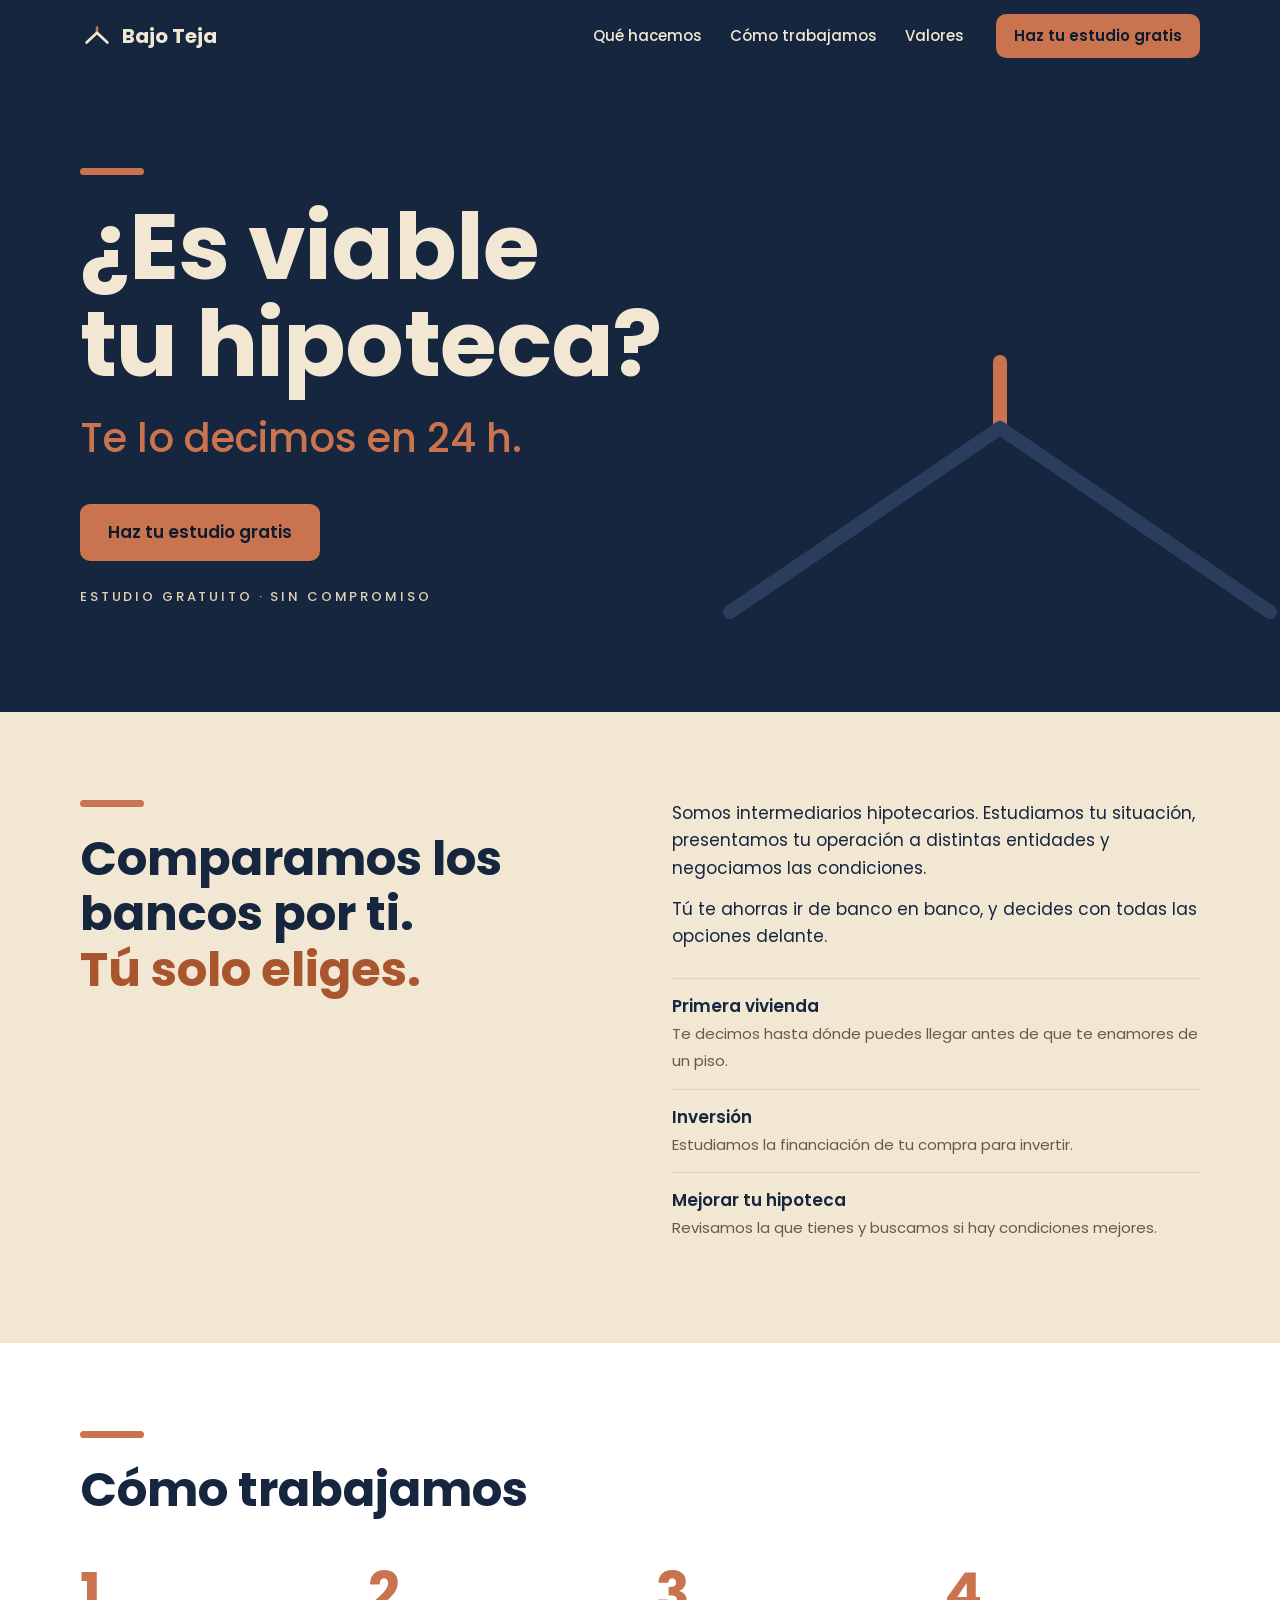
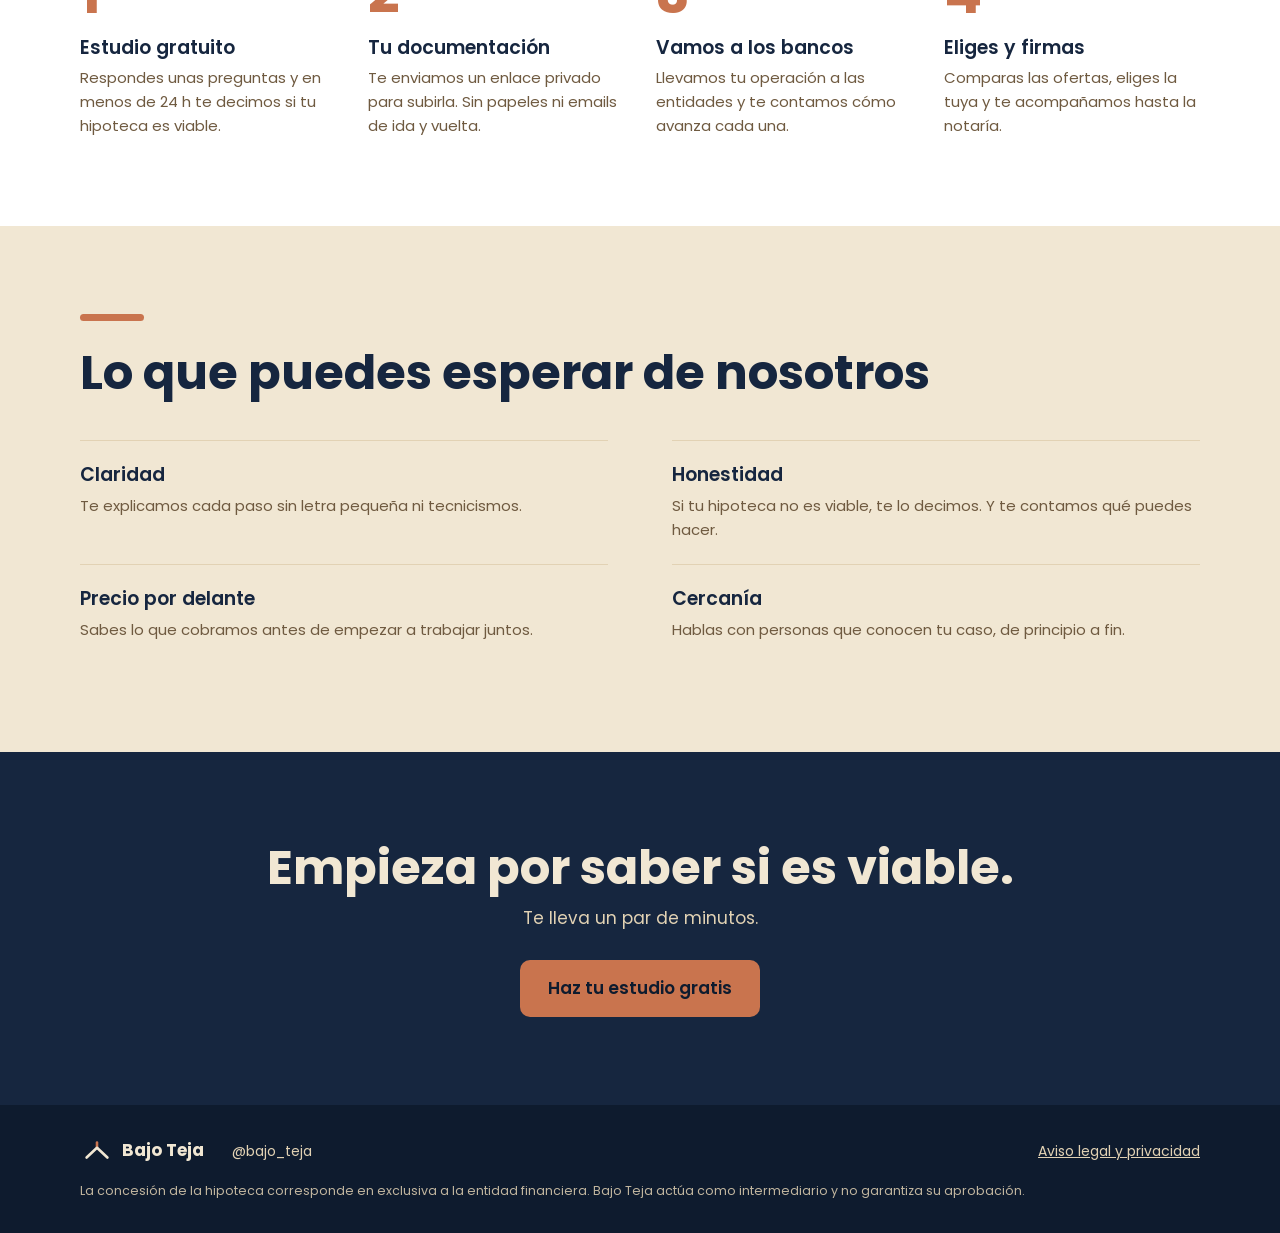
<file: index.html>
<!DOCTYPE html>
<html lang="es">
<head>
<meta charset="UTF-8">
<meta name="viewport" content="width=device-width, initial-scale=1">
<title>Bajo Teja · Tu hipoteca, comparada por ti</title>
<meta name="description" content="Somos intermediarios hipotecarios. Estudiamos tu caso gratis, comparamos los bancos por ti y te acompañamos hasta la firma.">
<link rel="icon" href="favicon.svg" type="image/svg+xml">
<link rel="preconnect" href="https://fonts.googleapis.com">
<link rel="preconnect" href="https://fonts.gstatic.com" crossorigin>
<link href="https://fonts.googleapis.com/css2?family=Poppins:wght@400;500;600;700&display=swap" rel="stylesheet">
<link rel="stylesheet" href="site.css">
</head>
<body>

<header class="nav">
  <a class="marca" href="./" aria-label="Bajo Teja, inicio">
    <svg class="logo" viewBox="0 0 52 40" aria-hidden="true"><path class="chimenea" d="M26 15V7"/><path class="tejado" d="M10 30l16-15 16 15"/></svg>
    <span>Bajo Teja</span>
  </a>
  <nav aria-label="Principal">
    <a href="#que-hacemos">Qué hacemos</a>
    <a href="#como-trabajamos">Cómo trabajamos</a>
    <a href="#valores">Valores</a>
  </nav>
  <a class="btn btn-primario" href="estudio/">Haz tu estudio gratis</a>
</header>

<main>
  <section class="hero">
    <svg class="hero-tejado" viewBox="0 0 600 340" aria-hidden="true"><path class="chimenea" d="M300 96V30"/><path class="tejado" d="M30 280L300 96l270 184"/></svg>
    <div class="contenedor">
      <span class="barra" aria-hidden="true"></span>
      <h1>¿Es viable<br>tu hipoteca?</h1>
      <p class="hero-sub">Te lo decimos en 24 h.</p>
      <a class="btn btn-primario btn-grande" href="estudio/">Haz tu estudio gratis</a>
      <p class="etiqueta">Estudio gratuito · Sin compromiso</p>
    </div>
  </section>

  <section class="bloque" id="que-hacemos">
    <div class="contenedor dos-columnas">
      <div>
        <span class="barra" aria-hidden="true"></span>
        <h2>Comparamos los bancos por ti. <em>Tú solo eliges.</em></h2>
      </div>
      <div class="texto">
        <p>Somos intermediarios hipotecarios. Estudiamos tu situación, presentamos tu operación a distintas entidades y negociamos las condiciones.</p>
        <p>Tú te ahorras ir de banco en banco, y decides con todas las opciones delante.</p>
        <ul class="casos">
          <li><strong>Primera vivienda</strong><span>Te decimos hasta dónde puedes llegar antes de que te enamores de un piso.</span></li>
          <li><strong>Inversión</strong><span>Estudiamos la financiación de tu compra para invertir.</span></li>
          <li><strong>Mejorar tu hipoteca</strong><span>Revisamos la que tienes y buscamos si hay condiciones mejores.</span></li>
        </ul>
      </div>
    </div>
  </section>

  <section class="bloque bloque-blanco" id="como-trabajamos">
    <div class="contenedor">
      <span class="barra" aria-hidden="true"></span>
      <h2>Cómo trabajamos</h2>
      <ol class="pasos">
        <li><span class="numero">1</span><h3>Estudio gratuito</h3><p>Respondes unas preguntas y en menos de 24 h te decimos si tu hipoteca es viable.</p></li>
        <li><span class="numero">2</span><h3>Tu documentación</h3><p>Te enviamos un enlace privado para subirla. Sin papeles ni emails de ida y vuelta.</p></li>
        <li><span class="numero">3</span><h3>Vamos a los bancos</h3><p>Llevamos tu operación a las entidades y te contamos cómo avanza cada una.</p></li>
        <li><span class="numero">4</span><h3>Eliges y firmas</h3><p>Comparas las ofertas, eliges la tuya y te acompañamos hasta la notaría.</p></li>
      </ol>
    </div>
  </section>

  <section class="bloque" id="valores">
    <div class="contenedor">
      <span class="barra" aria-hidden="true"></span>
      <h2>Lo que puedes esperar de nosotros</h2>
      <ul class="valores">
        <li><h3>Claridad</h3><p>Te explicamos cada paso sin letra pequeña ni tecnicismos.</p></li>
        <li><h3>Honestidad</h3><p>Si tu hipoteca no es viable, te lo decimos. Y te contamos qué puedes hacer.</p></li>
        <li><h3>Precio por delante</h3><p>Sabes lo que cobramos antes de empezar a trabajar juntos.</p></li>
        <li><h3>Cercanía</h3><p>Hablas con personas que conocen tu caso, de principio a fin.</p></li>
      </ul>
    </div>
  </section>

  <section class="cierre">
    <div class="contenedor">
      <h2>Empieza por saber si es viable.</h2>
      <p>Te lleva un par de minutos.</p>
      <a class="btn btn-primario btn-grande" href="estudio/">Haz tu estudio gratis</a>
    </div>
  </section>
</main>

<footer class="pie">
  <div class="contenedor pie-fila">
    <span class="marca marca-clara">
      <svg class="logo" viewBox="0 0 52 40" aria-hidden="true"><path class="chimenea" d="M26 15V7"/><path class="tejado" d="M10 30l16-15 16 15"/></svg>
      <span>Bajo Teja</span>
    </span>
    <span>@bajo_teja</span>
    <a href="privacidad/">Aviso legal y privacidad</a>
  </div>
  <p class="contenedor pie-nota">La concesión de la hipoteca corresponde en exclusiva a la entidad financiera. Bajo Teja actúa como intermediario y no garantiza su aprobación.</p>
</footer>

</body>
</html>
</file>
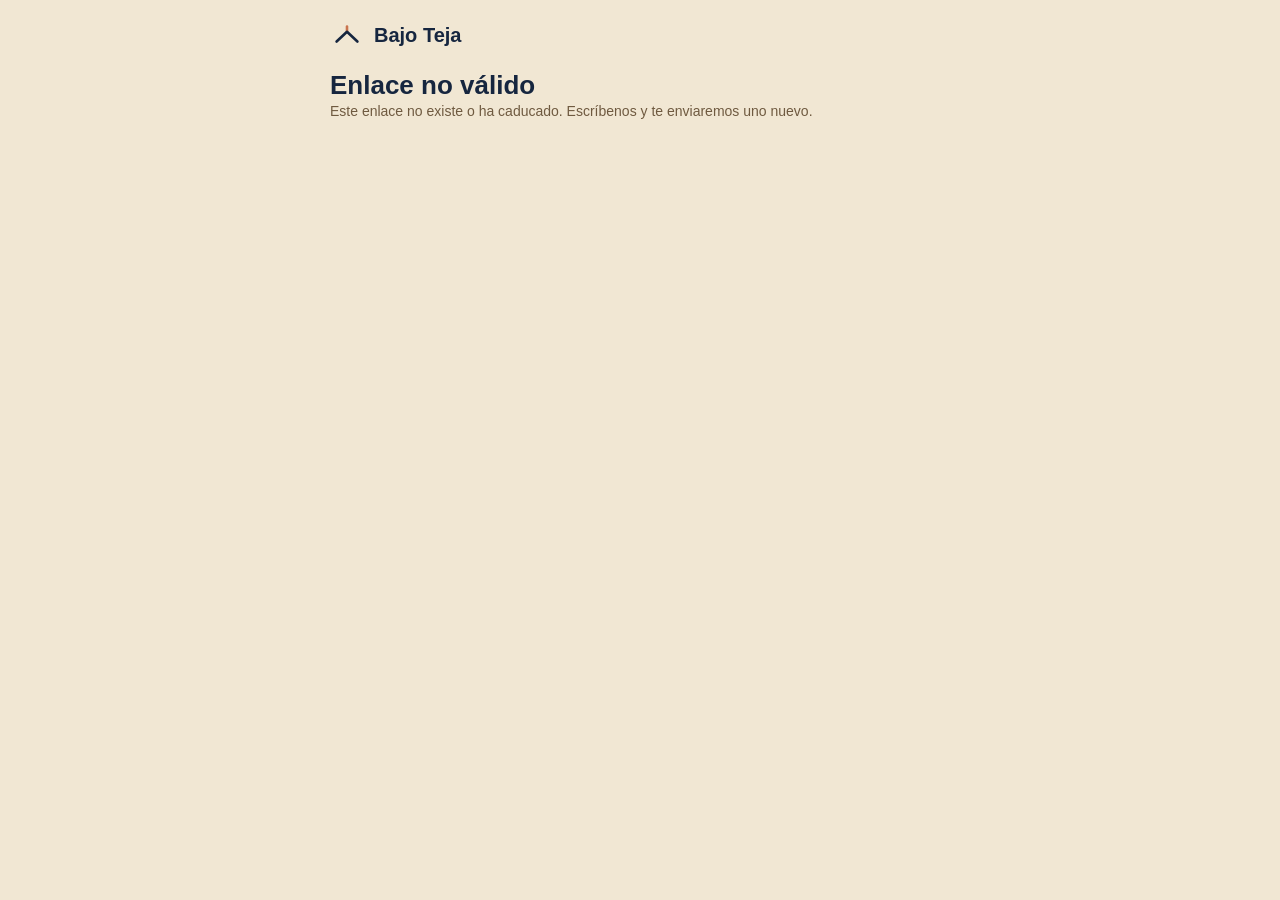
<file: documentos/index.html>
<!DOCTYPE html>
<html lang="es">
<head>
<meta charset="UTF-8">
<meta name="viewport" content="width=device-width, initial-scale=1">
<meta name="robots" content="noindex, nofollow, noarchive">
<meta name="referrer" content="no-referrer">
<meta http-equiv="Content-Security-Policy" content="default-src 'none'; script-src 'self'; style-src 'self' https://fonts.googleapis.com; font-src https://fonts.gstatic.com; img-src 'self' blob:; connect-src 'self' https://*.supabase.co; frame-src blob:; base-uri 'none'; form-action 'none'">
<title>Tu documentación · Bajo Teja</title>
<link rel="icon" href="favicon.svg" type="image/svg+xml">
<link rel="preconnect" href="https://fonts.googleapis.com">
<link rel="preconnect" href="https://fonts.gstatic.com" crossorigin>
<link href="https://fonts.googleapis.com/css2?family=Poppins:wght@400;500;600;700&display=swap" rel="stylesheet">
<link rel="stylesheet" href="portal.css">
</head>
<body>
<header class="marca">
  <svg class="logo" viewBox="0 0 52 40" aria-hidden="true"><path class="logo-chimenea" d="M26 15V7"/><path class="logo-tejado" d="M10 30l16-15 16 15"/></svg>
  <span>Bajo Teja</span>
</header>
<main id="app" class="pagina"><p class="suave">Cargando…</p></main>
<dialog id="visor" class="visor" aria-label="Documento"></dialog>
<dialog id="firma" class="firma" aria-label="Firmar documento"></dialog>
<div id="toast" class="toast" popover="manual" role="status"></div>
<script src="config.js"></script>
<script src="pdf.js"></script>
<script src="portal.js"></script>
</body>
</html>
</file>
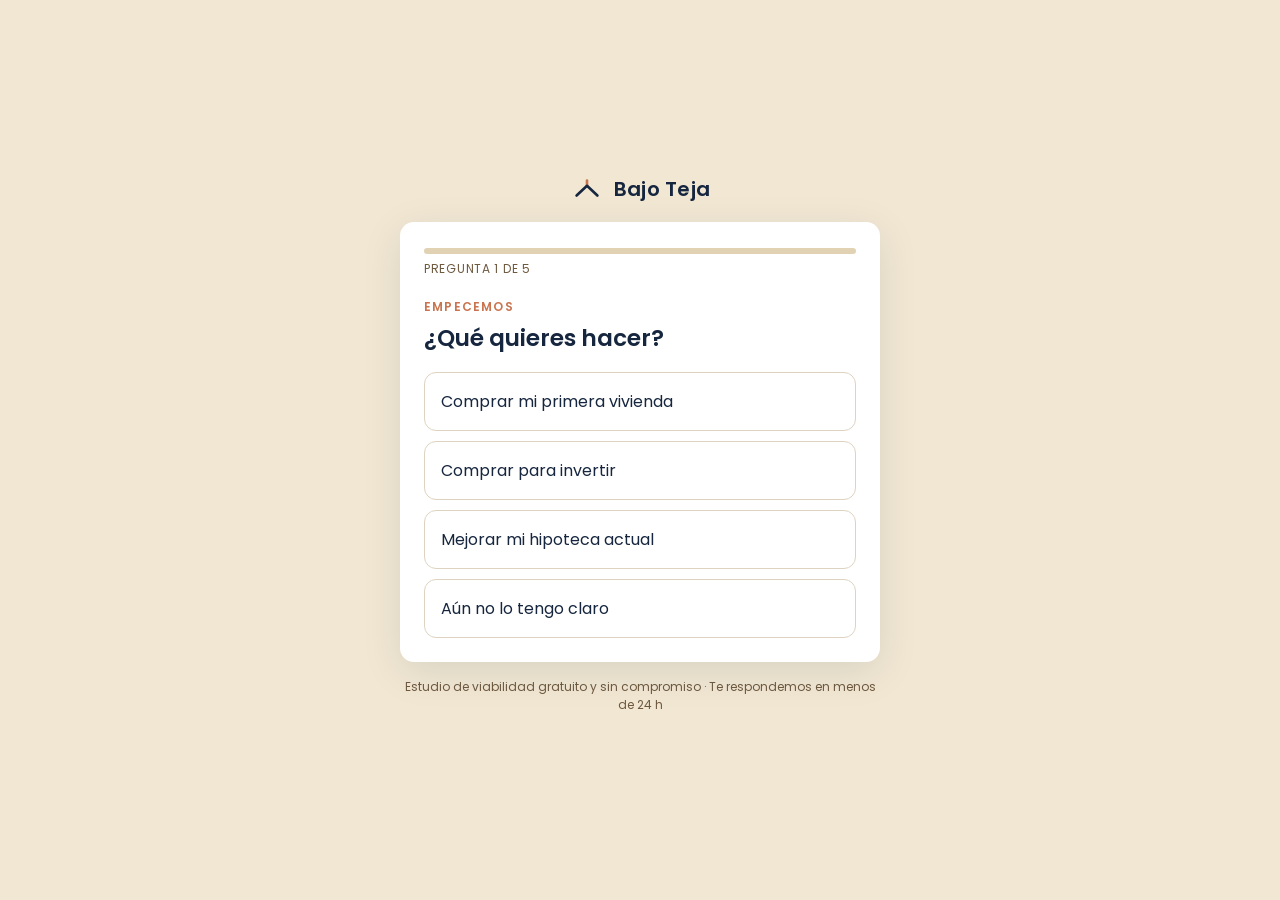
<file: estudio/index.html>
<!DOCTYPE html>
<html lang="es">
<head>
<meta charset="UTF-8">
<meta name="viewport" content="width=device-width, initial-scale=1.0">
<title>Estudio de viabilidad · Bajo Teja</title>
<link rel="icon" href="../favicon.svg" type="image/svg+xml">
<link rel="preconnect" href="https://fonts.googleapis.com">
<link rel="preconnect" href="https://fonts.gstatic.com" crossorigin>
<link href="https://fonts.googleapis.com/css2?family=Poppins:wght@400;500;600;700&display=swap" rel="stylesheet">
<style>
  :root{
    --navy:#16263F; --navy-deep:#0E1B2E; --beige:#F1E7D3; --sand:#E2D2B4;
    --terra:#C9744E; --terra-dark:#B0623F; --taupe:#6F5A40; --card:#FFFFFF;
    --radius:14px;
  }
  *{box-sizing:border-box;}
  html,body{margin:0;padding:0;}
  body{
    font-family:'Poppins',sans-serif; color:var(--navy);
    background:var(--beige);
    min-height:100vh; display:flex; align-items:center; justify-content:center;
    padding:20px;
  }
  .wrap{width:100%; max-width:480px;}
  .brand{display:flex; align-items:center; gap:10px; justify-content:center; margin-bottom:18px; cursor:pointer;}
  .brand:focus-visible{outline:3px solid var(--terra); outline-offset:4px; border-radius:8px;}
  .brand svg{display:block;}
  .brand span{font-family:'Poppins',sans-serif; font-weight:600; font-size:20px; color:var(--navy); letter-spacing:.3px;}
  .card{
    background:var(--card); border-radius:var(--radius);
    box-shadow:0 10px 40px rgba(22,38,63,.10);
    padding:26px 24px 24px; position:relative; overflow:hidden;
  }
  .progress{height:6px; background:var(--sand); border-radius:6px; overflow:hidden; margin-bottom:6px;}
  .progress-fill{height:100%; width:0%; background:var(--terra); border-radius:6px; transition:width .35s ease;}
  .step-count{font-size:12px; color:var(--taupe); letter-spacing:.06em; text-transform:uppercase; margin:0 0 20px;}
  .eyebrow{font-size:12px; letter-spacing:.1em; text-transform:uppercase; color:var(--terra); font-weight:600; margin:0 0 8px;}
  h1{font-family:'Poppins',sans-serif; font-weight:600; font-size:23px; line-height:1.25; margin:0 0 20px; color:var(--navy);}
  .options{display:flex; flex-direction:column; gap:10px;}
  .opt{
    font-family:'Poppins',sans-serif; font-size:16px; text-align:left; color:var(--navy);
    background:#fff; border:1.5px solid #DDD3C0; border-radius:12px;
    padding:15px 16px; cursor:pointer; transition:all .15s ease;
    display:flex; align-items:center; justify-content:space-between; gap:10px;
  }
  .opt:hover{border-color:var(--navy); background:#FAF6EE;}
  .opt:focus-visible{outline:3px solid var(--terra); outline-offset:2px;}
  .opt.sel{background:var(--navy); border-color:var(--navy); color:var(--beige);}
  .opt .tick{opacity:0; font-size:18px;}
  .opt.sel .tick{opacity:1;}
  .field{margin-bottom:14px;}
  .field label{display:block; font-size:14px; font-weight:500; margin-bottom:6px; color:var(--navy);}
  .field input{
    width:100%; font-family:'Poppins',sans-serif; font-size:16px; color:var(--navy);
    padding:13px 14px; border:1.5px solid #DDD3C0; border-radius:12px; background:#fff;
  }
  .field input:focus{outline:none; border-color:var(--navy);}
  .field .opt-note{font-size:12px; color:var(--taupe); font-weight:400;}
  .consent{display:flex; gap:10px; align-items:flex-start; margin:16px 0 4px; font-size:13px; color:var(--taupe); line-height:1.5;}
  .consent input{margin-top:2px; width:18px; height:18px; accent-color:var(--terra); flex:none;}
  .consent a{color:var(--navy);}
  .cta{
    width:100%; font-family:'Poppins',sans-serif; font-weight:600; font-size:16px;
    color:#FBEFE7; background:var(--terra); border:none; border-radius:12px;
    padding:16px; cursor:pointer; margin-top:14px; transition:background .15s ease;
  }
  .cta:hover{background:var(--terra-dark);}
  .cta:disabled{background:#D9CDB8; color:#fff; cursor:not-allowed;}
  .back{
    background:none; border:none; color:var(--taupe); font-family:'Poppins',sans-serif;
    font-size:14px; cursor:pointer; padding:6px 0; margin-top:16px; display:inline-flex; align-items:center; gap:6px;
  }
  .back:hover{color:var(--navy);}
  .foot{text-align:center; font-size:12px; color:var(--taupe); margin-top:16px; line-height:1.5;}
  .done{text-align:center; padding:14px 4px;}
  .done .roofwrap{margin:6px auto 18px;}
  .done h1{font-size:24px; margin-bottom:10px;}
  .done p{font-family:'Poppins',sans-serif; font-size:15px; color:var(--taupe); line-height:1.6; margin:0 auto 22px; max-width:340px;}
  .wa{
    display:inline-flex; align-items:center; gap:8px; text-decoration:none;
    font-family:'Poppins',sans-serif; font-weight:600; font-size:15px; color:var(--navy);
    background:var(--sand); padding:13px 22px; border-radius:12px;
  }
  .wa:hover{background:#D6C4A2;}
  @media (prefers-reduced-motion:reduce){*{transition:none !important;}}
</style>
</head>
<body>
<div class="wrap">
  <div class="brand" id="brand" role="button" tabindex="0" title="Ir a la página de inicio" aria-label="Ir a la página de inicio">
    <svg width="34" height="26" viewBox="0 0 52 40" aria-hidden="true">
      <path d="M26 15 L26 7" stroke="#C9744E" stroke-width="4" stroke-linecap="round"/>
      <path d="M10 30 L26 15 L42 30" fill="none" stroke="#16263F" stroke-width="4" stroke-linecap="round" stroke-linejoin="round"/>
    </svg>
    <span>Bajo Teja</span>
  </div>

  <div class="card" id="card"></div>

  <p class="foot">Estudio de viabilidad gratuito y sin compromiso · Te respondemos en menos de 24 h</p>
</div>

<script>
/* ====== CONFIG: cambia esto al publicar ====== */
var WHATSAPP = "34600000000"; /* tu número, formato internacional sin + ni espacios */
var WEB3FORMS_KEY = "6405b733-76c8-45ce-ac2e-6442c19abe98"; /* pega aquí tu clave de web3forms.com (gratis).
   Los leads llegarán al correo que asocies a esa clave. Mientras ponga
   "TU_ACCESS_KEY", el formulario funciona en local pero no envía nada. */
/* Para recibir los leads en tu correo/CRM al publicar, conecta un endpoint
   (p. ej. Formspree) en la función submitLead(). Marcado con TODO abajo.   */

var REFI = "Mejorar mi hipoteca actual";
var soloCompra = function(st){ return st.objetivo !== REFI; };

var steps = [
  { id:"objetivo", eyebrow:"Empecemos", q:"¿Qué quieres hacer?",
    opts:["Comprar mi primera vivienda","Comprar para invertir","Mejorar mi hipoteca actual","Aún no lo tengo claro"] },
  { id:"momento", eyebrow:"Tu situación", q:"¿En qué punto estás?", showIf:soloCompra,
    opts:["Solo estoy explorando","Buscando vivienda","Ya tengo una elegida"] },
  { id:"precio", eyebrow:"La vivienda", q:"Precio aproximado de la vivienda", showIf:soloCompra,
    opts:["Menos de 150.000 €","150.000 – 250.000 €","250.000 – 400.000 €","Más de 400.000 €"] },
  { id:"ahorro", eyebrow:"Tu ahorro", q:"¿Cuánto tienes ahorrado?", showIf:soloCompra,
    opts:["Menos de 3.000 €","3.000 – 20.000 €","20.000 – 50.000 €","Más de 50.000 €"] },
  { id:"ingresos", eyebrow:"Ingresos", q:"Ingresos netos del hogar al mes", showIf:soloCompra,
    opts:["Menos de 1.500 €","1.500 – 3.000 €","3.000 – 5.000 €","Más de 5.000 €"] }
];

var state = {}; var current = 0;
var card = document.getElementById("card");

function applies(s){ return !s.showIf || s.showIf(state); }
function activeList(){ return steps.filter(applies); }
function nextIndex(from){ for(var j=from+1;j<steps.length;j++){ if(applies(steps[j])) return j; } return -1; }
function prevIndex(from){ for(var j=from-1;j>=0;j--){ if(applies(steps[j])) return j; } return -1; }

function renderStep(i){
  var s = steps[i];
  var active = activeList();
  var pos = active.indexOf(s);
  var pct = Math.round((pos/(active.length+1))*100);
  var html = '';
  html += '<div class="progress"><div class="progress-fill" style="width:'+pct+'%"></div></div>';
  html += '<p class="step-count">Pregunta '+(pos+1)+' de '+active.length+'</p>';
  html += '<p class="eyebrow">'+s.eyebrow+'</p>';
  html += '<h1>'+s.q+'</h1>';
  html += '<div class="options">';
  s.opts.forEach(function(o){
    var sel = state[s.id]===o ? ' sel' : '';
    html += '<button class="opt'+sel+'" data-v="'+o+'">'+o+'<span class="tick">✓</span></button>';
  });
  html += '</div>';
  if(pos>0){ html += '<button class="back">← Atrás</button>'; }
  card.innerHTML = html;

  Array.prototype.forEach.call(card.querySelectorAll('.opt'), function(btn){
    btn.addEventListener('click', function(){
      state[s.id] = btn.getAttribute('data-v');
      Array.prototype.forEach.call(card.querySelectorAll('.opt'), function(b){ b.classList.remove('sel'); });
      btn.classList.add('sel');
      setTimeout(function(){ next(); }, 180);
    });
  });
  var back = card.querySelector('.back');
  if(back){ back.addEventListener('click', function(){ current = prevIndex(i); renderStep(current); }); }
}

function next(){
  var nx = nextIndex(current);
  if(nx !== -1){ current = nx; renderStep(current); }
  else { renderContact(); }
}

function renderContact(){
  var html = '';
  var active = activeList();
  html += '<div class="progress"><div class="progress-fill" style="width:'+Math.round((active.length/(active.length+1))*100)+'%"></div></div>';
  html += '<p class="step-count">Último paso</p>';
  html += '<p class="eyebrow">Casi está</p>';
  html += '<h1>¿A quién le damos la buena noticia?</h1>';
  html += '<div class="field"><label>Nombre</label><input id="f-nombre" type="text" placeholder="María García" autocomplete="name"></div>';
  html += '<div class="field"><label>Teléfono o WhatsApp</label><input id="f-tel" type="tel" placeholder="600 00 00 00" autocomplete="tel"></div>';
  html += '<div class="field"><label>Email <span class="opt-note">(opcional)</span></label><input id="f-email" type="email" placeholder="maria@email.com" autocomplete="email"></div>';
  html += '<label class="consent"><input type="checkbox" id="f-consent"><span>He leído y acepto la <a href="../privacidad/" target="_blank">política de privacidad</a> y que Bajo Teja me contacte sobre mi estudio.</span></label>';
  html += '<button class="cta" id="submit" disabled>Solicitar mi estudio gratis</button>';
  html += '<button class="back">← Atrás</button>';
  card.innerHTML = html;

  var nombre = card.querySelector('#f-nombre');
  var tel = card.querySelector('#f-tel');
  var email = card.querySelector('#f-email');
  var consent = card.querySelector('#f-consent');
  var submit = card.querySelector('#submit');

  function validate(){
    submit.disabled = !(nombre.value.trim() && tel.value.trim() && consent.checked);
  }
  [nombre,tel].forEach(function(el){ el.addEventListener('input', validate); });
  consent.addEventListener('change', validate);

  submit.addEventListener('click', function(){
    state.nombre = nombre.value.trim();
    state.tel = tel.value.trim();
    state.email = email.value.trim();
    submitLead();
  });

  var back = card.querySelector('.back');
  back.addEventListener('click', function(){ current = prevIndex(steps.length); renderStep(current); });
}

function leadText(){
  var L = steps.filter(applies).filter(function(s){ return state[s.id]; }).map(function(s){ return s.q+": "+state[s.id]; });
  L.push("Nombre: "+state.nombre);
  L.push("Teléfono: "+state.tel);
  if(state.email) L.push("Email: "+state.email);
  return "Nuevo estudio de viabilidad — Bajo Teja%0A%0A" + L.join("%0A");
}

function submitLead(){
  var submit = document.getElementById('submit');
  // reunir solo las respuestas que aplican + contacto
  var data = {};
  steps.filter(applies).filter(function(s){ return state[s.id]; })
       .forEach(function(s){ data[s.q] = state[s.id]; });
  data["Nombre"] = state.nombre;
  data["Teléfono"] = state.tel;
  if(state.email) data["Email"] = state.email;

  // sin clave configurada (modo local): mostramos gracias sin enviar
  if(!WEB3FORMS_KEY || WEB3FORMS_KEY === "TU_ACCESS_KEY"){ renderDone(); return; }

  if(submit){ submit.disabled = true; submit.textContent = "Enviando…"; }
  var payload = {
    access_key: WEB3FORMS_KEY,
    subject: "Nuevo estudio de viabilidad — Bajo Teja",
    from_name: "Bajo Teja · Formulario web"
  };
  for(var k in data){ payload[k] = data[k]; }

  fetch("https://api.web3forms.com/submit", {
    method: "POST",
    headers: { "Content-Type": "application/json", "Accept": "application/json" },
    body: JSON.stringify(payload)
  }).then(function(r){ return r.json(); })
    .then(function(){ renderDone(); })
    .catch(function(){ renderDone(); }); // aunque falle el envío, no dejamos al cliente colgado
}

function renderDone(){
  var html = '';
  html += '<div class="done">';
  html += '<div class="roofwrap"><svg width="60" height="46" viewBox="0 0 52 40" aria-hidden="true">';
  html += '<path d="M26 15 L26 7" stroke="#C9744E" stroke-width="4" stroke-linecap="round"/>';
  html += '<path d="M8 31 L26 15 L44 31" fill="none" stroke="#16263F" stroke-width="4" stroke-linecap="round" stroke-linejoin="round"/></svg></div>';
  html += '<h1>¡Hecho, '+ (state.nombre.split(" ")[0]||"") +'!</h1>';
  html += '<p>Ya tenemos tu solicitud. Revisamos tu caso y te decimos si tu hipoteca es viable en menos de 24 h. Sin compromiso.</p>';
  html += '</div>';
  card.innerHTML = html;
  document.querySelector('.foot').style.display = 'none';
}

renderStep(0);

// El logo lleva a la página de inicio
(function(){
  var brand = document.getElementById('brand');
  function toStart(){ location.href = '../'; }
  brand.addEventListener('click', toStart);
  brand.addEventListener('keydown', function(e){
    if(e.key === 'Enter' || e.key === ' '){ e.preventDefault(); toStart(); }
  });
})();
</script>
</body>
</html>
</file>
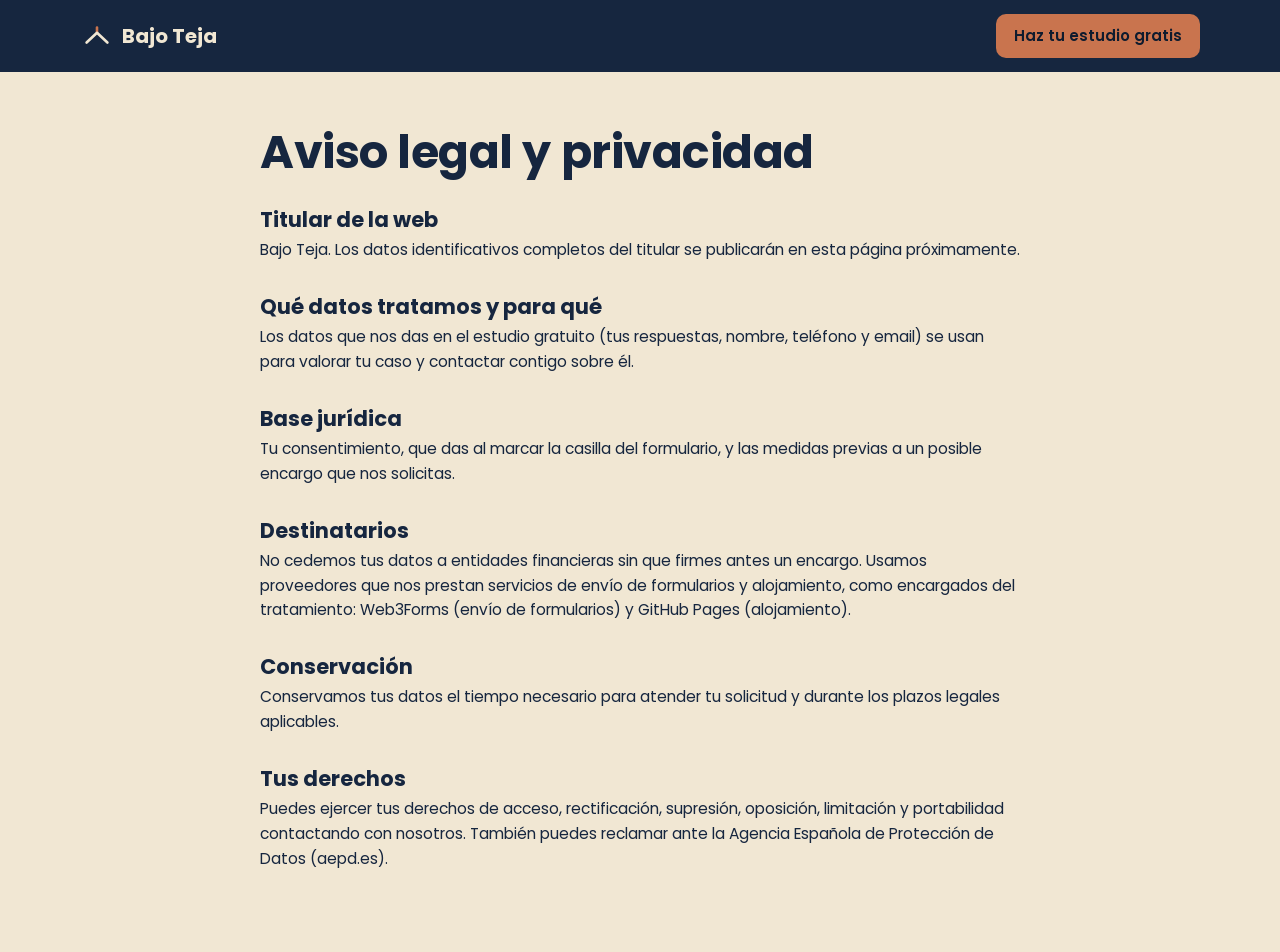
<file: privacidad/index.html>
<!DOCTYPE html>
<html lang="es">
<head>
<meta charset="UTF-8">
<meta name="viewport" content="width=device-width, initial-scale=1">
<meta name="robots" content="noindex">
<title>Aviso legal y privacidad · Bajo Teja</title>
<link rel="icon" href="../favicon.svg" type="image/svg+xml">
<link rel="preconnect" href="https://fonts.googleapis.com">
<link rel="preconnect" href="https://fonts.gstatic.com" crossorigin>
<link href="https://fonts.googleapis.com/css2?family=Poppins:wght@400;500;600;700&display=swap" rel="stylesheet">
<link rel="stylesheet" href="../site.css">
</head>
<body>
<header class="nav nav-simple">
  <a class="marca" href="../" aria-label="Bajo Teja, inicio">
    <svg class="logo" viewBox="0 0 52 40" aria-hidden="true"><path class="chimenea" d="M26 15V7"/><path class="tejado" d="M10 30l16-15 16 15"/></svg>
    <span>Bajo Teja</span>
  </a>
  <a class="btn btn-primario" href="../estudio/">Haz tu estudio gratis</a>
</header>
<main class="legal">
  <div class="contenedor">
    <h1>Aviso legal y privacidad</h1>

    <h2>Titular de la web</h2>
    <p>Bajo Teja. Los datos identificativos completos del titular se publicarán en esta página próximamente.</p>

    <h2>Qué datos tratamos y para qué</h2>
    <p>Los datos que nos das en el estudio gratuito (tus respuestas, nombre, teléfono y email) se usan para valorar tu caso y contactar contigo sobre él.</p>

    <h2>Base jurídica</h2>
    <p>Tu consentimiento, que das al marcar la casilla del formulario, y las medidas previas a un posible encargo que nos solicitas.</p>

    <h2>Destinatarios</h2>
    <p>No cedemos tus datos a entidades financieras sin que firmes antes un encargo. Usamos proveedores que nos prestan servicios de envío de formularios y alojamiento, como encargados del tratamiento: Web3Forms (envío de formularios) y GitHub Pages (alojamiento).</p>

    <h2>Conservación</h2>
    <p>Conservamos tus datos el tiempo necesario para atender tu solicitud y durante los plazos legales aplicables.</p>

    <h2>Tus derechos</h2>
    <p>Puedes ejercer tus derechos de acceso, rectificación, supresión, oposición, limitación y portabilidad contactando con nosotros. También puedes reclamar ante la Agencia Española de Protección de Datos (aepd.es).</p>
  </div>
</main>
</body>
</html>
</file>
<file: site.css>
:root {
  --marino: #16263F;
  --marino-profundo: #0E1B2E;
  --beige: #F1E7D3;
  --arena: #E2D2B4;
  --terracota: #C9744E;
  --terracota-osc: #A9562F;
  --taupe-texto: #6F5A40;
  --blanco: #FFFFFF;
}
* { box-sizing: border-box; }
html { scroll-behavior: smooth; scroll-padding-top: 80px; }
body {
  margin: 0; font-family: 'Poppins', sans-serif; font-size: 17px; line-height: 1.6;
  color: var(--marino); background: var(--beige);
}
h1, h2, h3, p, ul, ol { margin: 0; padding: 0; }
ul, ol { list-style: none; }
a { color: inherit; }
:focus-visible { outline: 3px solid var(--terracota); outline-offset: 3px; border-radius: 4px; }
.contenedor { width: min(1120px, 100% - 48px); margin-inline: auto; }

.logo { width: 34px; height: 26px; flex: none; }
.logo path, .hero-tejado path { fill: none; stroke-linecap: round; stroke-linejoin: round; }
.logo path { stroke-width: 4; }
.chimenea { stroke: var(--terracota); }
.tejado { stroke: var(--beige); }

.marca { display: inline-flex; align-items: center; gap: 8px; font-weight: 700; font-size: 20px; text-decoration: none; }
.barra { display: block; width: 64px; height: 7px; border-radius: 4px; background: var(--terracota); margin-bottom: 24px; }

.btn { display: inline-block; border-radius: 10px; padding: 10px 18px; font-weight: 600; font-size: 15px; text-decoration: none; white-space: nowrap; transition: background .15s; }
.btn-primario { background: var(--terracota); color: var(--marino-profundo); }
.btn-primario:hover { background: #D5855F; }
.btn-grande { padding: 15px 28px; font-size: 17px; }

/* navegación */
.nav {
  position: sticky; top: 0; z-index: 5; background: var(--marino); color: var(--beige);
  display: flex; align-items: center; gap: 32px; padding: 14px max(24px, calc((100% - 1120px) / 2));
}
.nav nav { display: flex; gap: 28px; margin-left: auto; font-size: 15px; font-weight: 500; }
.nav nav a { text-decoration: none; }
.nav nav a:hover { color: var(--arena); text-decoration: underline; text-underline-offset: 5px; }

/* portada */
.hero { position: relative; overflow: hidden; background: var(--marino); color: var(--beige); padding: 96px 0 104px; }
.hero-tejado { position: absolute; right: max(-60px, calc((100% - 1320px) / 2)); bottom: 40px; width: min(600px, 52vw); }
.hero-tejado path { stroke-width: 14; }
.hero-tejado .tejado { stroke: #2A3D5C; }
.hero .contenedor { position: relative; }
h1 { font-size: clamp(48px, 8vw, 92px); font-weight: 700; line-height: 1.05; letter-spacing: -.01em; }
.hero-sub { font-size: clamp(26px, 3.6vw, 40px); color: var(--terracota); font-weight: 500; margin: 14px 0 34px; }
.etiqueta { margin-top: 26px; font-size: 13px; font-weight: 500; letter-spacing: .22em; text-transform: uppercase; color: var(--arena); }

/* bloques */
.bloque { padding: 88px 0; }
.bloque-blanco { background: var(--blanco); }
h2 { font-size: clamp(32px, 4.4vw, 48px); font-weight: 700; line-height: 1.15; }
h2 em { font-style: normal; color: var(--terracota-osc); display: block; }
.dos-columnas { display: grid; grid-template-columns: 1fr 1fr; gap: 64px; align-items: start; }
.texto p + p { margin-top: 14px; }
.casos { margin-top: 28px; }
.casos li { padding: 14px 0; border-top: 1px solid var(--arena); }
.casos strong { display: block; font-weight: 600; }
.casos span { font-size: 15px; color: var(--taupe-texto); }

.pasos { display: grid; grid-template-columns: repeat(4, 1fr); gap: 32px; margin-top: 48px; }
.numero { display: block; font-size: 56px; font-weight: 700; line-height: 1; color: var(--terracota); margin-bottom: 14px; }
h3 { font-size: 19px; font-weight: 600; line-height: 1.3; margin-bottom: 6px; }
.pasos p, .valores p { font-size: 15px; color: var(--taupe-texto); }

.valores { display: grid; grid-template-columns: repeat(2, 1fr); gap: 0 64px; margin-top: 40px; }
.valores li { padding: 22px 0; border-top: 1px solid var(--arena); }

.cierre { background: var(--marino); color: var(--beige); padding: 88px 0; text-align: center; }
.cierre p { color: var(--arena); margin: 10px 0 28px; }

/* pie */
.pie { background: var(--marino-profundo); color: var(--arena); padding: 32px 0; font-size: 14px; }
.pie-fila { display: flex; flex-wrap: wrap; align-items: center; gap: 12px 28px; }
.pie-fila a:last-child { margin-left: auto; }
.marca-clara { color: var(--beige); font-size: 17px; }
.pie-nota { margin-top: 16px; font-size: 12.5px; opacity: .85; }

/* páginas legales */
.legal { padding: 56px 0 80px; }
.legal .contenedor { max-width: 760px; }
.legal h1 { font-size: clamp(34px, 5vw, 46px); margin-bottom: 8px; }
.legal h2 { font-size: 21px; margin: 32px 0 6px; }
.legal p, .legal li { font-size: 15.5px; }
.legal ul { list-style: disc; padding-left: 20px; }
.pendiente { background: var(--arena); border-radius: 4px; padding: 0 5px; font-weight: 500; }
.nav-simple { justify-content: space-between; }

@media (max-width: 900px) {
  .nav nav { display: none; }
  .nav .btn { margin-left: auto; }
  .dos-columnas { grid-template-columns: 1fr; gap: 28px; }
  .pasos { grid-template-columns: repeat(2, 1fr); }
  .hero-tejado { opacity: .55; }
}
@media (max-width: 560px) {
  body { font-size: 16px; }
  .nav { padding: 12px 16px; gap: 12px; }
  .contenedor { width: calc(100% - 32px); }
  .hero { padding: 64px 0 72px; }
  .bloque, .cierre { padding: 60px 0; }
  .pasos, .valores { grid-template-columns: 1fr; }
  .etiqueta { letter-spacing: .14em; font-size: 12px; }
  .pie-fila a:last-child { margin-left: 0; }
}
@media (prefers-reduced-motion: reduce) {
  html { scroll-behavior: auto; }
  * { transition: none !important; }
}
</file>
<file: documentos/portal.css>
:root {
  --marino: #16263F;
  --marino-profundo: #0E1B2E;
  --beige: #F1E7D3;
  --arena: #E2D2B4;
  --terracota: #C9744E;
  --terracota-osc: #A9562F;
  --taupe-texto: #6F5A40;
  --blanco: #FFFFFF;
  --linea: #EEE5D5;
}
* { box-sizing: border-box; }
html, body { margin: 0; }
body {
  font-family: 'Poppins', sans-serif; font-size: 15px; line-height: 1.5;
  color: var(--marino); background: var(--beige); min-height: 100dvh; padding: 0 16px 32px;
}
h1, h2, p { margin: 0; }
button, input { font: inherit; color: inherit; }
:focus-visible { outline: 2px solid var(--terracota); outline-offset: 2px; }

.marca { max-width: 620px; margin: 0 auto; padding: 20px 0 12px; display: flex; align-items: center; gap: 10px; font-weight: 700; font-size: 20px; }
.logo { width: 34px; height: 26px; }
.logo path { fill: none; stroke-width: 4; stroke-linecap: round; stroke-linejoin: round; }
.logo-chimenea { stroke: var(--terracota); }
.logo-tejado { stroke: var(--marino); }

.pagina { max-width: 620px; margin: 0 auto; }
h1 { font-size: 26px; font-weight: 700; line-height: 1.2; margin-top: 8px; }
.suave { color: var(--taupe-texto); font-size: 14px; }
.tarjeta { background: var(--blanco); border-radius: 14px; padding: 20px; margin-top: 16px; box-shadow: 0 10px 40px rgba(22, 38, 63, .08); }
.tarjeta h2 { font-size: 17px; font-weight: 600; padding-left: 12px; position: relative; margin-bottom: 8px; }
.tarjeta h2::before { content: ''; position: absolute; left: 0; top: 3px; bottom: 3px; width: 4px; border-radius: 2px; background: var(--terracota); }
.progreso { font-weight: 500; font-size: 14px; margin-bottom: 4px; }
.ok { font-weight: 500; font-size: 14px; color: var(--marino); margin-top: 6px; }
.importe { font-size: 26px; font-weight: 700; }
.importe small { font-size: 14px; font-weight: 400; color: var(--taupe-texto); }
.mensaje { white-space: pre-wrap; margin: 8px 0; }
.acciones { display: flex; flex-wrap: wrap; gap: 8px; margin-top: 12px; }

.docs { list-style: none; margin: 12px 0 0; padding: 0; }
.doc { display: flex; justify-content: space-between; align-items: center; gap: 12px; padding: 12px 0; border-top: 1px solid var(--linea); }
.doc strong { display: block; font-weight: 500; }
.doc span { font-size: 13px; color: var(--taupe-texto); overflow-wrap: anywhere; }
.doc .tick { color: var(--terracota-osc); font-size: 18px; font-weight: 600; }
.doc-acciones { display: flex; flex-wrap: wrap; gap: 6px; justify-content: flex-end; flex: none; align-items: center; }
.motivo { font-size: 13px; color: var(--terracota-osc); font-weight: 500; margin-top: 2px; }

.btn { display: inline-block; border: 0; border-radius: 10px; padding: 9px 14px; cursor: pointer; font-weight: 500; font-size: 14px; text-align: center; }
.btn:disabled { opacity: .5; cursor: default; }
.btn input[type=file] { position: absolute; width: 1px; height: 1px; opacity: 0; }
.btn:focus-within { outline: 2px solid var(--terracota); outline-offset: 2px; }
.btn-primario { background: var(--terracota); color: var(--marino-profundo); font-weight: 600; }
.btn-suave { background: var(--arena); color: var(--marino); }
.btn-enlace { background: none; padding: 9px 6px; text-decoration: underline; text-underline-offset: 3px; font-size: 13px; }
.btn-ancho { width: 100%; padding: 13px; margin-top: 10px; }
.aprobar { border-top: 1px solid var(--linea); padding-top: 14px; }
.check { display: flex; gap: 10px; align-items: flex-start; font-size: 14px; cursor: pointer; }
.check input { width: 18px; height: 18px; margin-top: 3px; accent-color: var(--terracota); flex: none; }
.pie { text-align: center; font-size: 12px; color: var(--taupe-texto); margin-top: 16px; }

.visor {
  width: min(900px, calc(100vw - 16px)); height: calc(100dvh - 16px); max-height: none; max-width: none;
  border: 0; padding: 0; border-radius: 12px; background: var(--marino); overflow: hidden;
}
.visor::backdrop { background: rgba(14, 27, 46, .5); }
.visor[open] { display: flex; flex-direction: column; }
.visor header { display: flex; align-items: center; gap: 14px; padding: 6px 8px 6px 16px; color: var(--beige); flex: none; }
.visor header strong { flex: 1; min-width: 0; font-weight: 600; }
.visor a { color: var(--beige); font-size: 13px; }
.visor .cerrar { background: none; border: 0; color: var(--beige); font-size: 26px; line-height: 1; cursor: pointer; width: 36px; height: 36px; }
.visor iframe { flex: 1; min-height: 0; width: 100%; border: 0; background: var(--blanco); }

.firma {
  width: min(560px, calc(100vw - 16px)); max-height: calc(100dvh - 16px); max-width: none;
  border: 0; padding: 0; border-radius: 14px; background: var(--blanco); color: var(--marino);
}
.firma::backdrop { background: rgba(14, 27, 46, .5); }
.firma-form { display: flex; flex-direction: column; max-height: calc(100dvh - 16px); }
.firma-form header { display: flex; justify-content: space-between; align-items: center; padding: 14px 16px 8px 20px; }
.firma-form header strong { font-size: 18px; font-weight: 700; }
.firma-form .cerrar { background: none; border: 0; font-size: 26px; line-height: 1; cursor: pointer; width: 36px; height: 36px; color: var(--marino); }
.firma-cuerpo { padding: 0 20px; overflow-y: auto; display: grid; gap: 12px; }
.firma-form footer { padding: 12px 20px 18px; }
.firma .campo { display: grid; gap: 4px; font-size: 13px; font-weight: 500; color: var(--taupe-texto); }
.firma .campo input { font-size: 16px; padding: 10px 12px; border: 1px solid #DDD0B8; border-radius: 10px; color: var(--marino); }
.consentimientos { display: grid; gap: 10px; border-top: 1px solid var(--linea); border-bottom: 1px solid var(--linea); padding: 12px 0; }
.consent { border: 0; padding: 0; margin: 0; font-size: 14px; display: flex; flex-wrap: wrap; gap: 4px 16px; }
.consent legend { padding: 0; margin-bottom: 4px; width: 100%; }
.consent label { display: flex; align-items: center; gap: 6px; cursor: pointer; }
.consent input { width: 18px; height: 18px; accent-color: var(--terracota); }
.firma-caja { position: relative; border: 1.5px dashed var(--taupe-texto); border-radius: 10px; background: #FBF7EF; }
.firma-caja span { position: absolute; left: 12px; top: 8px; font-size: 12px; color: var(--taupe-texto); pointer-events: none; }
.firma-caja canvas { display: block; width: 100%; height: 180px; touch-action: none; cursor: crosshair; }
.btn-enlace.en-linea { padding: 0; font: inherit; color: var(--marino); background: none; border: 0; text-decoration: underline; cursor: pointer; }

.toast {
  position: fixed; inset: auto 16px 16px; margin: 0 auto; border: 0; border-radius: 10px; padding: 11px 14px; max-width: 520px;
  background: var(--marino-profundo); color: var(--beige); font-size: 14px;
}
.toast-error { background: var(--terracota); color: var(--marino-profundo); font-weight: 500; }

@media (max-width: 480px) {
  .doc { flex-direction: column; align-items: stretch; }
  .doc-acciones { justify-content: flex-start; }
  .doc-ok { flex-direction: row; align-items: center; }
}
</file>
